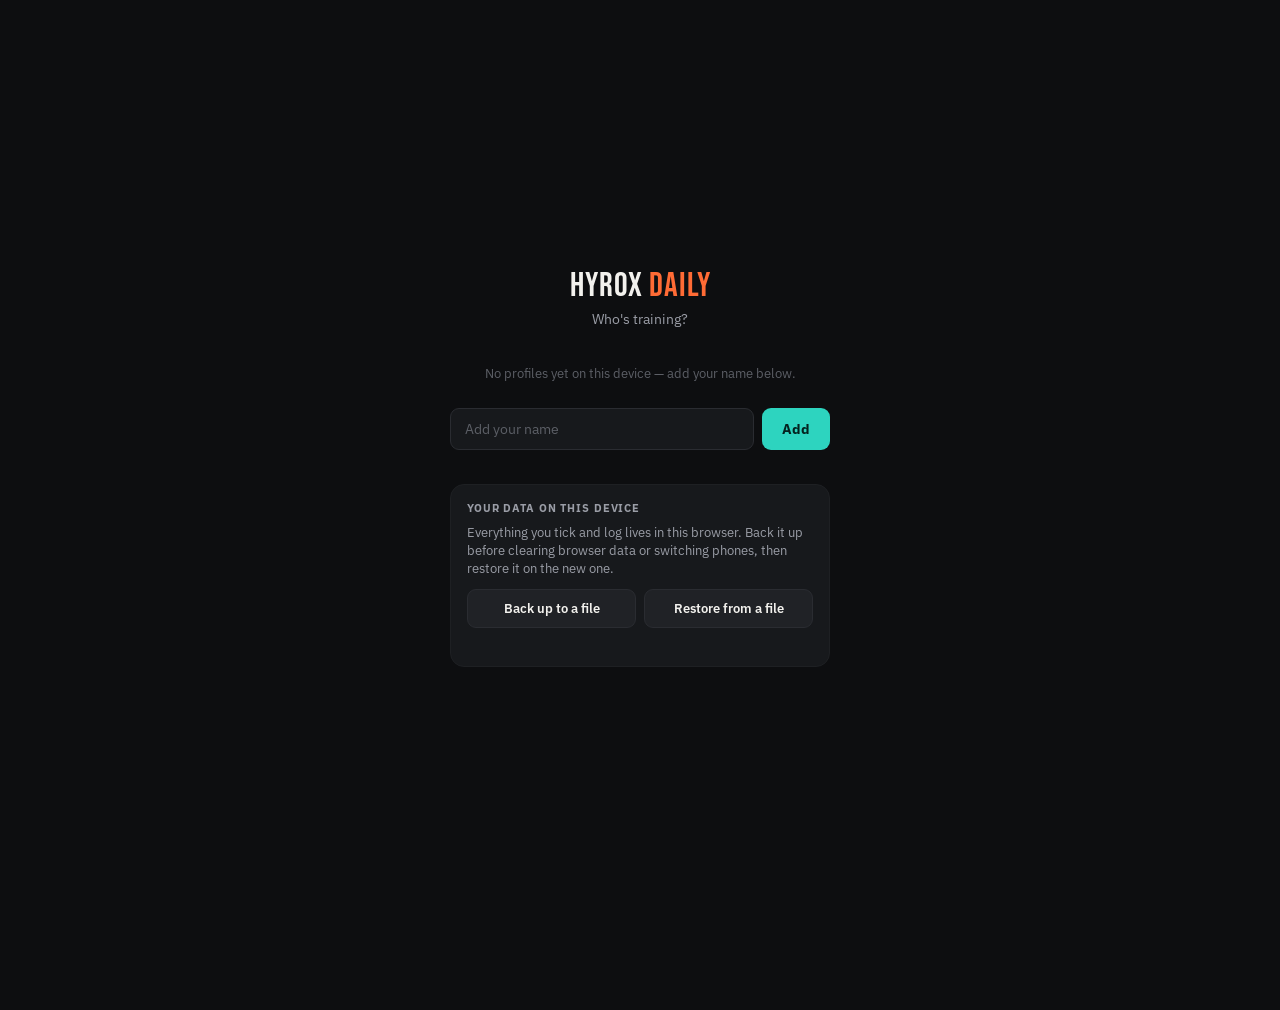
<file: index.html>
<!DOCTYPE html>
<html lang="en">
<head>
<meta charset="UTF-8">
<meta name="viewport" content="width=device-width, initial-scale=1.0, viewport-fit=cover">
<title>HYROX Daily</title>
<meta name="description" content="Daily HYROX training plan, race-week fuel and mobility routines.">
<meta name="theme-color" content="#0D0E10">
<meta name="mobile-web-app-capable" content="yes">
<meta name="apple-mobile-web-app-capable" content="yes">
<meta name="apple-mobile-web-app-status-bar-style" content="black-translucent">
<meta name="apple-mobile-web-app-title" content="HYROX Daily">
<link rel="manifest" href="manifest.webmanifest">
<link rel="icon" type="image/png" href="icons/favicon-64.png">
<link rel="apple-touch-icon" href="icons/apple-touch-icon.png">
<link rel="stylesheet" href="css/style.css">
</head>
<body>

<div id="app">

  <div id="profileScreen" class="profile-screen">
    <div class="profile-screen-inner">
      <div class="brand">HYROX <span>DAILY</span></div>
      <p class="profile-screen-sub">Who's training?</p>
      <div class="profile-list" id="profileList"></div>
      <div class="profile-add-row">
        <input type="text" id="newProfileName" placeholder="Add your name" maxlength="24" autocomplete="off">
        <button id="addProfileBtn">Add</button>
      </div>

      <div class="data-box">
        <div class="data-title">Your data on this device</div>
        <p class="data-sub">Everything you tick and log lives in this browser. Back it up before clearing browser data or switching phones, then restore it on the new one.</p>
        <div class="data-actions">
          <button id="backupBtn" class="data-btn">Back up to a file</button>
          <button id="restoreBtn" class="data-btn">Restore from a file</button>
          <input type="file" id="restoreInput" accept="application/json,.json" hidden>
        </div>
        <p class="data-status" id="dataStatus" role="status" aria-live="polite"></p>
      </div>
    </div>
  </div>

  <div id="mainApp" hidden>

  <header class="app-header">
    <div class="header-top">
      <div class="brand-row">
        <div class="brand">HYROX <span>DAILY</span></div>
        <div class="profile-chip" id="activeProfileName">—</div>
      </div>
      <div class="header-actions">
        <button id="switchProfileBtn" class="ghost-btn">Switch</button>
        <button id="todayBtn" class="today-btn">Today</button>
      </div>
    </div>
  </header>

  <div id="planView" class="view">

    <div class="install-banner" id="installBanner" hidden>
      <span>Install HYROX Daily on your phone - it opens like an app and works with no signal.</span>
      <button id="installBtn" class="install-btn">Install</button>
      <button id="installDismiss" class="install-x" aria-label="Dismiss">×</button>
    </div>

    <div class="phase-card">
      <div class="phase-row">
        <div class="phase-name" id="phaseName">—</div>
        <div class="phase-week" id="phaseWeek">—</div>
      </div>
      <div class="phase-bar"><div class="phase-bar-fill" id="phaseBarFill" style="width:0%"></div></div>
      <div class="phase-meta">
        <span id="raceCountdown">—</span>
        <span id="adherenceStat">—</span>
      </div>
    </div>

  <nav class="week-rail" id="weekRail" aria-label="This week"></nav>

  <main id="mainView">
    <div id="startBanner"></div>

    <div class="day-nav">
      <button class="day-nav-btn" id="prevDayBtn" aria-label="Previous day">‹</button>
      <div class="day-heading">
        <div class="dh-name" id="dhName">—</div>
        <div class="dh-date" id="dhDate">—</div>
      </div>
      <button class="day-nav-btn" id="nextDayBtn" aria-label="Next day">›</button>
    </div>

    <div class="swap-row">
      <button class="swap-toggle-btn" id="swapToggleBtn" hidden>⇄ Swap with another day this week</button>
      <div class="swap-locked-note" id="swapLockedNote" hidden>Swapping is locked during race week.</div>
    </div>
    <div class="swap-panel" id="swapPanel" hidden></div>

    <div class="holiday-row" id="holidayRow">
      <button class="holiday-toggle-btn" id="holidayToggleBtn">🏖 Mark as Holiday Mode</button>
    </div>
    <div class="holiday-panel" id="holidayPanel" hidden>
      <p class="holiday-panel-text">This day is excused — it won't break your streak or count against adherence.</p>
      <input type="text" id="holidayReasonInput" placeholder="Reason (optional) — e.g. travelling, no gym access" maxlength="80" autocomplete="off">
    </div>

    <div id="fuelToday"></div>

    <section class="session-card" id="sessionCard">
      <span class="session-tag" id="sessionTag">—</span>
      <span class="swapped-badge" id="swappedBadge" hidden>⇄ moved</span>
      <h1 class="session-title" id="sessionTitle">—</h1>
      <p class="session-subtitle" id="sessionSubtitle"></p>
      <div class="session-links" id="sessionLinks"></div>
      <div class="station-rail" id="stationRail"></div>
    </section>
  </main>

  <footer class="app-footer">
    <div class="streak-row">
      <div class="streak-card">
        <div class="streak-num" id="streakNum">0</div>
        <div class="streak-label">Day Streak</div>
      </div>
      <div class="streak-card">
        <div class="streak-num" id="doneCount">0</div>
        <div class="streak-label">Sessions Done</div>
      </div>
      <div class="streak-card">
        <div class="streak-num" id="pctNum">0%</div>
        <div class="streak-label">Block Adherence</div>
      </div>
    </div>
  </footer>

  </div>

  <div id="fuelView" class="view" hidden></div>
  <div id="mobilityView" class="view" hidden></div>

  <nav class="tabbar" aria-label="Sections">
    <button class="tab is-active" data-tab="plan" aria-current="page">
      <svg viewBox="0 0 24 24" aria-hidden="true"><rect x="3.5" y="5" width="17" height="15" rx="2.5"/><path d="M3.5 10h17M8 3v4M16 3v4"/></svg>
      <span>Plan</span>
    </button>
    <button class="tab" data-tab="fuel">
      <svg viewBox="0 0 24 24" aria-hidden="true"><path d="M12 3.5c3.2 4 5.5 7.1 5.5 10.2A5.5 5.5 0 0 1 6.5 13.7C6.5 10.6 8.8 7.5 12 3.5z"/></svg>
      <span>Fuel</span>
    </button>
    <button class="tab" data-tab="mobility">
      <svg viewBox="0 0 24 24" aria-hidden="true"><circle cx="13" cy="4.5" r="1.8"/><path d="M12.5 7.5l-2 6 4.5 2.5 1 5M10.5 13.5L6 20M11.8 9.5l5.2-1.5M11.5 9.8L6.5 8"/></svg>
      <span>Mobility</span>
    </button>
  </nav>

  </div>

  <div id="sheet" class="sheet" hidden>
    <div class="sheet-backdrop" data-sheet-close></div>
    <div class="sheet-panel" role="dialog" aria-modal="true" aria-labelledby="sheetTitle">
      <div class="sheet-grip" aria-hidden="true"></div>
      <div class="sheet-head">
        <div>
          <h2 class="sheet-title" id="sheetTitle">—</h2>
          <p class="sheet-meta" id="sheetMeta"></p>
        </div>
        <button class="sheet-close" id="sheetCloseBtn" data-sheet-close aria-label="Close">×</button>
      </div>
      <div class="sheet-body" id="sheetBody"></div>
    </div>
  </div>

</div>

<script src="js/pictograms.js"></script>
<script src="js/pictograms-mobility.js"></script>
<script src="js/program-data.js"></script>
<script src="js/routines-data.js"></script>
<script src="js/fuel-data.js"></script>
<script src="js/fuel.js"></script>
<script src="js/mobility.js"></script>
<script src="js/app.js"></script>
</body>
</html>
</file>
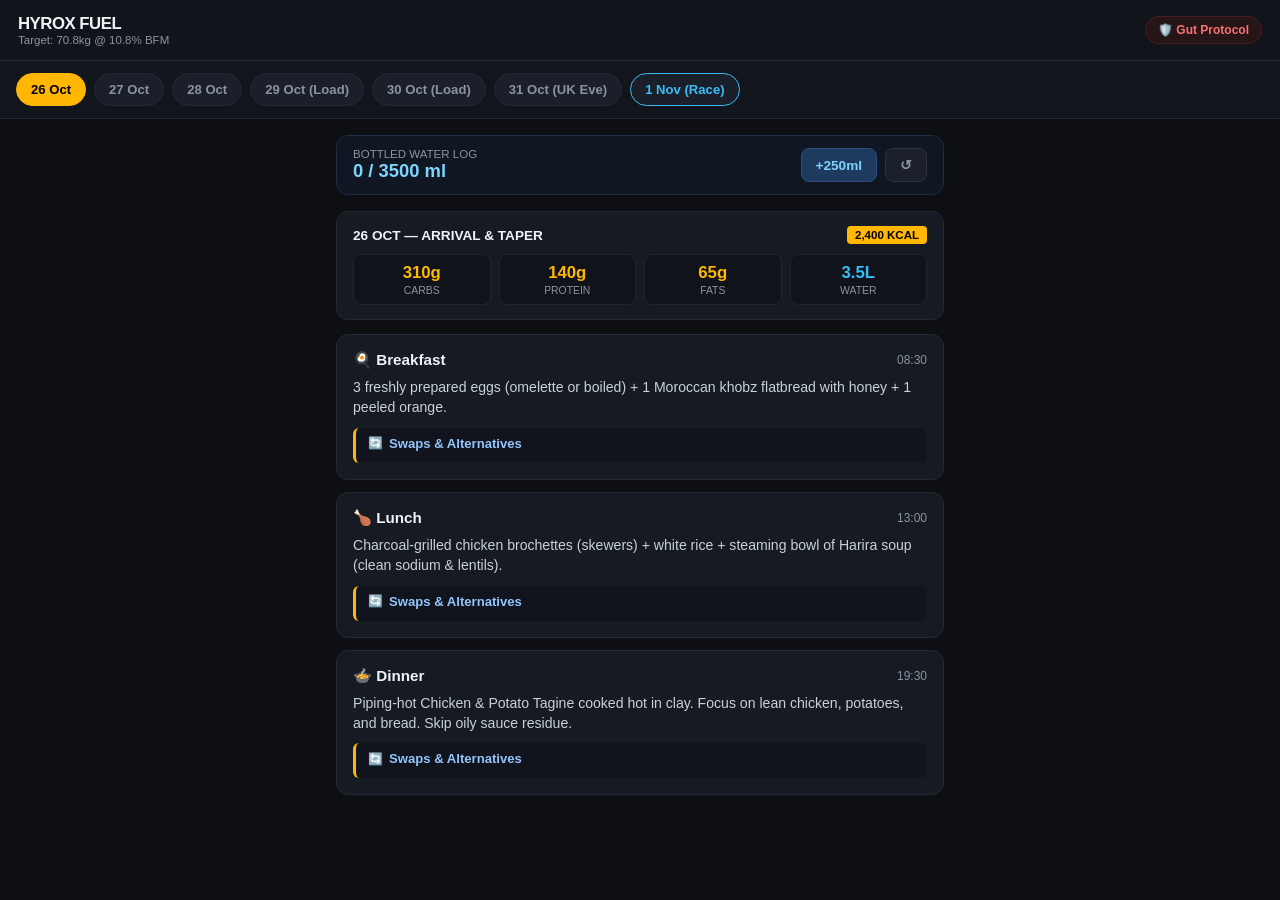
<file: fuel.html>
<!DOCTYPE html>
<html lang="en">
<head>
  <meta charset="UTF-8" />
  <meta name="viewport" content="width=device-width, initial-scale=1.0, maximum-scale=1.0, user-scalable=no" />
  <title>HYROX Fueling Dashboard | Marrakech to Birmingham</title>
  <style>
    :root {
      --bg: #0d0f12;
      --card-bg: #161a22;
      --card-border: #232936;
      --text-main: #f0f3f6;
      --text-muted: #8b949e;
      --accent: #ffb703;
      --green: #2ea043;
      --red: #f85149;
      --cyan: #38bdf8;
    }
    * { box-sizing: border-box; margin: 0; padding: 0; font-family: -apple-system, BlinkMacSystemFont, "Segoe UI", Roboto, sans-serif; }
    body { background-color: var(--bg); color: var(--text-main); padding-bottom: 60px; }
    header { background: #11141a; border-bottom: 1px solid var(--card-border); padding: 14px 18px; position: sticky; top: 0; z-index: 100; display: flex; justify-content: space-between; align-items: center; }
    .badge { font-size: 0.72rem; font-weight: 700; background: var(--accent); color: #000; padding: 3px 8px; border-radius: 4px; text-transform: uppercase; }
    
    /* Navigation Bar */
    .nav-tabs { display: flex; overflow-x: auto; gap: 8px; padding: 12px 16px; background: #12151c; border-bottom: 1px solid var(--card-border); scrollbar-width: none; }
    .nav-tabs::-webkit-scrollbar { display: none; }
    .tab-btn { flex: 0 0 auto; padding: 8px 14px; border-radius: 20px; background: #1a1f29; border: 1px solid var(--card-border); color: var(--text-muted); font-size: 0.82rem; font-weight: 600; cursor: pointer; transition: 0.2s; }
    .tab-btn.active { background: var(--accent); color: #000; border-color: var(--accent); }
    .tab-btn.race { border-color: var(--cyan); color: var(--cyan); }
    .tab-btn.race.active { background: var(--cyan); color: #000; }

    .container { padding: 16px; max-width: 640px; margin: 0 auto; }
    
    /* Macro Summary Card */
    .macro-card { background: var(--card-bg); border: 1px solid var(--card-border); border-radius: 12px; padding: 14px 16px; margin-bottom: 14px; }
    .macro-grid { display: grid; grid-template-columns: repeat(4, 1fr); gap: 8px; margin-top: 10px; text-align: center; }
    .macro-box { background: #101319; border: 1px solid #1f2532; border-radius: 8px; padding: 8px 4px; }
    .macro-val { font-size: 1.05rem; font-weight: 800; color: var(--accent); }
    .macro-label { font-size: 0.65rem; color: var(--text-muted); text-transform: uppercase; margin-top: 2px; }
    
    /* Hydration Bar */
    .tracker-card { background: #101622; border: 1px solid #1f2e47; border-radius: 12px; padding: 12px 16px; margin-bottom: 16px; display: flex; justify-content: space-between; align-items: center; }
    .btn-water { background: #1e3a5f; color: #7dd3fc; border: 1px solid #2b4c7e; padding: 8px 14px; border-radius: 8px; font-weight: 700; font-size: 0.85rem; cursor: pointer; }
    .btn-water:active { transform: scale(0.96); }

    /* Meal Card */
    .meal-card { background: var(--card-bg); border: 1px solid var(--card-border); border-radius: 12px; padding: 16px; margin-bottom: 12px; }
    .meal-head { display: flex; justify-content: space-between; align-items: center; margin-bottom: 8px; }
    .meal-title { font-size: 0.95rem; font-weight: 700; display: flex; align-items: center; gap: 8px; }
    .meal-time { font-size: 0.75rem; color: var(--text-muted); }
    .meal-desc { font-size: 0.88rem; color: #c9d1d9; line-height: 1.45; margin-bottom: 10px; }
    
    /* Native Details Swaps */
    details { background: #11141c; border-radius: 6px; border-left: 3px solid var(--accent); padding: 8px 12px; font-size: 0.82rem; color: #cbd5e1; }
    summary { font-weight: 700; color: #93c5fd; cursor: pointer; outline: none; margin-bottom: 4px; list-style: none; display: flex; align-items: center; gap: 6px; }
    summary::-webkit-details-marker { display: none; }
    summary::before { content: "🔄"; font-size: 0.75rem; }

    /* Gut Shield */
    .shield-btn { background: #261517; border: 1px solid #4a1d24; color: #f87171; padding: 6px 12px; border-radius: 20px; font-size: 0.75rem; font-weight: 700; cursor: pointer; }
    .modal { display: none; position: fixed; top: 0; left: 0; right: 0; bottom: 0; background: rgba(0,0,0,0.85); z-index: 200; padding: 20px; align-items: center; justify-content: center; }
    .modal.active { display: flex; }
    .modal-box { background: var(--card-bg); border: 1px solid #3d2226; border-radius: 12px; padding: 20px; max-width: 440px; }

    /* Day visibility controller */
    .day-pane { display: none; }
    .day-pane.active { display: block; }
  </style>
</head>
<body>

  <header>
    <div>
      <div style="font-weight: 800; font-size: 1.05rem; letter-spacing: -0.5px;">HYROX FUEL</div>
      <div style="font-size: 0.72rem; color: var(--text-muted);">Target: 70.8kg @ 10.8% BFM</div>
    </div>
    <button class="shield-btn" onclick="toggleModal(true)">🛡️ Gut Protocol</button>
  </header>

  <!-- 7 TABS -->
  <div class="nav-tabs">
    <button class="tab-btn active" onclick="switchDay('d26', this)">26 Oct</button>
    <button class="tab-btn" onclick="switchDay('d27', this)">27 Oct</button>
    <button class="tab-btn" onclick="switchDay('d28', this)">28 Oct</button>
    <button class="tab-btn" onclick="switchDay('d29', this)">29 Oct (Load)</button>
    <button class="tab-btn" onclick="switchDay('d30', this)">30 Oct (Load)</button>
    <button class="tab-btn" onclick="switchDay('d31', this)">31 Oct (UK Eve)</button>
    <button class="tab-btn race" onclick="switchDay('d01', this)">1 Nov (Race)</button>
  </div>

  <div class="container">

    <!-- HYDRATION TRACKER (Global) -->
    <div class="tracker-card">
      <div>
        <div style="font-size: 0.72rem; color: var(--text-muted); text-transform: uppercase;">Bottled Water Log</div>
        <div style="font-size: 1.15rem; font-weight: 800; color: #7dd3fc;"><span id="loggedWater">0</span> / 3500 ml</div>
      </div>
      <div style="display: flex; gap: 8px;">
        <button class="btn-water" onclick="addWater(250)">+250ml</button>
        <button class="btn-water" style="background:#1b202a; color:#8b949e; border-color:#2a3243;" onclick="resetWater()">↺</button>
      </div>
    </div>

    <!-- ==================== DAY 1: 26 OCT ==================== -->
    <div id="d26" class="day-pane active">
      <div class="macro-card">
        <div style="display:flex; justify-content:space-between; align-items:center;">
          <span style="font-size:0.85rem; font-weight:700;">26 OCT — ARRIVAL & TAPER</span>
          <span class="badge">2,400 KCAL</span>
        </div>
        <div class="macro-grid">
          <div class="macro-box"><div class="macro-val">310g</div><div class="macro-label">Carbs</div></div>
          <div class="macro-box"><div class="macro-val">140g</div><div class="macro-label">Protein</div></div>
          <div class="macro-box"><div class="macro-val">65g</div><div class="macro-label">Fats</div></div>
          <div class="macro-box"><div class="macro-val" style="color:var(--cyan);">3.5L</div><div class="macro-label">Water</div></div>
        </div>
      </div>

      <div class="meal-card">
        <div class="meal-head"><div class="meal-title">🍳 Breakfast</div><div class="meal-time">08:30</div></div>
        <div class="meal-desc">3 freshly prepared eggs (omelette or boiled) + 1 Moroccan khobz flatbread with honey + 1 peeled orange.</div>
        <details><summary>Swaps & Alternatives</summary>No fresh eggs? 200g Greek yogurt/labneh with honey and bread, or 1 scoop travel whey isolate in bottled water.</details>
      </div>

      <div class="meal-card">
        <div class="meal-head"><div class="meal-title">🍗 Lunch</div><div class="meal-time">13:00</div></div>
        <div class="meal-desc">Charcoal-grilled chicken brochettes (skewers) + white rice + steaming bowl of Harira soup (clean sodium & lentils).</div>
        <details><summary>Swaps & Alternatives</summary>No rice? Double portion of hot Harira soup with khobz flatbread for dipping.</details>
      </div>

      <div class="meal-card">
        <div class="meal-head"><div class="meal-title">🍲 Dinner</div><div class="meal-time">19:30</div></div>
        <div class="meal-desc">Piping-hot Chicken & Potato Tagine cooked hot in clay. Focus on lean chicken, potatoes, and bread. Skip oily sauce residue.</div>
        <details><summary>Swaps & Alternatives</summary>Dining in Gueliz/Modern area? Grilled chicken breast with plain pasta pomodoro or baked potato.</details>
      </div>
    </div>

    <!-- ==================== DAY 2: 27 OCT ==================== -->
    <div id="d27" class="day-pane">
      <div class="macro-card">
        <div style="display:flex; justify-content:space-between; align-items:center;">
          <span style="font-size:0.85rem; font-weight:700;">27 OCT — TAPER CALIBRATION</span>
          <span class="badge">2,350 KCAL</span>
        </div>
        <div class="macro-grid">
          <div class="macro-box"><div class="macro-val">300g</div><div class="macro-label">Carbs</div></div>
          <div class="macro-box"><div class="macro-val">140g</div><div class="macro-label">Protein</div></div>
          <div class="macro-box"><div class="macro-val">60g</div><div class="macro-label">Fats</div></div>
          <div class="macro-box"><div class="macro-val" style="color:var(--cyan);">3.5L</div><div class="macro-label">Water</div></div>
        </div>
      </div>

      <div class="meal-card">
        <div class="meal-head"><div class="meal-title">🍳 Breakfast</div><div class="meal-time">08:30</div></div>
        <div class="meal-desc">3 scrambled eggs + 2 slices toasted khobz with fruit jam + 1 peeled banana.</div>
        <details><summary>Swaps & Alternatives</summary>Buffet eggs looking cold? Ask for hard-boiled eggs hot from the shell, or oatmeal made with boiling bottled water.</details>
      </div>

      <div class="meal-card">
        <div class="meal-head"><div class="meal-title">🥩 Lunch</div><div class="meal-time">13:00</div></div>
        <div class="meal-desc">Grilled lean beef skewers + roasted white/sweet potatoes + thoroughly cooked carrots.</div>
        <details><summary>Swaps & Alternatives</summary>Canned tuna in spring water (carried/bought) with 1 white baguette and a peeled banana.</details>
      </div>

      <div class="meal-card">
        <div class="meal-head"><div class="meal-title">🍲 Dinner</div><div class="meal-time">19:30</div></div>
        <div class="meal-desc">Lemon & chicken tagine. Eat the lean chicken meat, carrots, and potatoes with dry bread.</div>
        <details><summary>Swaps & Alternatives</summary>Rotisserie roast chicken (skin removed) with double side of plain white rice.</details>
      </div>
    </div>

    <!-- ==================== DAY 3: 28 OCT ==================== -->
    <div id="d28" class="day-pane">
      <div class="macro-card">
        <div style="display:flex; justify-content:space-between; align-items:center;">
          <span style="font-size:0.85rem; font-weight:700;">28 OCT — PRE-LOAD TRANSITION</span>
          <span class="badge">2,450 KCAL</span>
        </div>
        <div class="macro-grid">
          <div class="macro-box"><div class="macro-val">340g</div><div class="macro-label">Carbs</div></div>
          <div class="macro-box"><div class="macro-val">135g</div><div class="macro-label">Protein</div></div>
          <div class="macro-box"><div class="macro-val">55g</div><div class="macro-label">Fats</div></div>
          <div class="macro-box"><div class="macro-val" style="color:var(--cyan);">3.5L</div><div class="macro-label">Water</div></div>
        </div>
      </div>

      <div class="meal-card">
        <div class="meal-head"><div class="meal-title">🍳 Breakfast</div><div class="meal-time">08:30</div></div>
        <div class="meal-desc">3 eggs omelette + 2 khobz flatbreads drizzled with strawberry jam or honey + black coffee.</div>
        <details><summary>Swaps & Alternatives</summary>2 msemen pancakes with honey + 1 travel whey protein shake in bottled water.</details>
      </div>

      <div class="meal-card">
        <div class="meal-head"><div class="meal-title">🍗 Lunch</div><div class="meal-time">13:00</div></div>
        <div class="meal-desc">Steamed chicken skewers with white rice + 4 Medjool dates eaten immediately after.</div>
        <details><summary>Swaps & Alternatives</summary>No dates? 300ml sealed commercial apple juice or 2 ripe bananas.</details>
      </div>

      <div class="meal-card">
        <div class="meal-head"><div class="meal-title">🍲 Dinner</div><div class="meal-time">19:30</div></div>
        <div class="meal-desc">Hot Harira soup + Chicken tagine with double potatoes. Limit olive oil gravy.</div>
        <details><summary>Swaps & Alternatives</summary>Plain jacket potato (no butter) with grilled chicken breast and salt.</details>
      </div>
    </div>

    <!-- ==================== DAY 4: 29 OCT ==================== -->
    <div id="d29" class="day-pane">
      <div class="macro-card">
        <div style="display:flex; justify-content:space-between; align-items:center;">
          <span style="font-size:0.85rem; font-weight:700;">29 OCT — CARB LOAD DAY 1 (SURGE)</span>
          <span class="badge" style="background:var(--cyan); color:#000;">2,650 KCAL</span>
        </div>
        <div class="macro-grid">
          <div class="macro-box"><div class="macro-val" style="color:var(--cyan);">520g</div><div class="macro-label">Carbs</div></div>
          <div class="macro-box"><div class="macro-val">125g</div><div class="macro-label">Protein</div></div>
          <div class="macro-box"><div class="macro-val" style="color:#ef4444;">40g</div><div class="macro-label">Fats (Low)</div></div>
          <div class="macro-box"><div class="macro-val">3.5L</div><div class="macro-label">Water</div></div>
        </div>
      </div>

      <div class="meal-card">
        <div class="meal-head"><div class="meal-title">🥞 Breakfast</div><div class="meal-time">08:00</div></div>
        <div class="meal-desc">2 poached/boiled eggs + 2 pieces khobz or msemen drizzled heavily with honey + 2 peeled bananas.</div>
        <details><summary>Swaps & Alternatives</summary>80g oats soaked in boiling bottled water with 3 tbsp honey and sliced banana.</details>
      </div>

      <div class="meal-card">
        <div class="meal-head"><div class="meal-title">🍯 Mid-Morning Fuel</div><div class="meal-time">11:30</div></div>
        <div class="meal-desc">4 large Medjool dates (~75g rapid carbs) + 300ml sealed apple juice.</div>
        <details><summary>Swaps & Alternatives</summary>4 plain rice cakes with seedless jam.</details>
      </div>

      <div class="meal-card">
        <div class="meal-head"><div class="meal-title">🍚 Lunch</div><div class="meal-time">13:30</div></div>
        <div class="meal-desc">Steamed fine couscous with lean chicken breast and cooked carrots. (Couscous is pure low-fiber glycogen fuel).</div>
        <details><summary>Swaps & Alternatives</summary>Bistro option: 180g white pasta with plain tomato marinara sauce + grilled chicken.</details>
      </div>

      <div class="meal-card">
        <div class="meal-head"><div class="meal-title">🍌 Afternoon Snack</div><div class="meal-time">17:00</div></div>
        <div class="meal-desc">2 slices white bread or khobz with fruit jam + 1 banana.</div>
        <details><summary>Swaps & Alternatives</summary>50g Haribo / gummy sweets (zero fat, 45g pure fast glycogen).</details>
      </div>

      <div class="meal-card">
        <div class="meal-head"><div class="meal-title">🍗 Dinner</div><div class="meal-time">19:30</div></div>
        <div class="meal-desc">Double white rice portion (300g cooked) + 140g lean chicken brochettes with salt.</div>
        <details><summary>Swaps & Alternatives</summary>Boiled white potatoes (skinned, 400g) with 1 can drained tuna in water.</details>
      </div>
    </div>

    <!-- ==================== DAY 5: 30 OCT ==================== -->
    <div id="d30" class="day-pane">
      <div class="macro-card">
        <div style="display:flex; justify-content:space-between; align-items:center;">
          <span style="font-size:0.85rem; font-weight:700;">30 OCT — CARB LOAD DAY 2 (FLIGHT HOME)</span>
          <span class="badge" style="background:var(--cyan); color:#000;">2,700 KCAL</span>
        </div>
        <div class="macro-grid">
          <div class="macro-box"><div class="macro-val" style="color:var(--cyan);">540g</div><div class="macro-label">Carbs</div></div>
          <div class="macro-box"><div class="macro-val">120g</div><div class="macro-label">Protein</div></div>
          <div class="macro-box"><div class="macro-val" style="color:#ef4444;">38g</div><div class="macro-label">Fats (Low)</div></div>
          <div class="macro-box"><div class="macro-val">3.5L</div><div class="macro-label">Water</div></div>
        </div>
      </div>

      <div class="meal-card">
        <div class="meal-head"><div class="meal-title">🥞 Breakfast (Marrakech)</div><div class="meal-time">08:00</div></div>
        <div class="meal-desc">3 pieces khobz/white bread with honey and jam + 2 boiled eggs + 1 ripe banana.</div>
        <details><summary>Swaps & Alternatives</summary>Pancakes with syrup + 20g whey protein in water.</details>
      </div>

      <div class="meal-card">
        <div class="meal-head"><div class="meal-title">✈️ Airport / In-Flight Fuel</div><div class="meal-time">12:30 – 16:30</div></div>
        <div class="meal-desc">Eat 6 Medjool dates throughout travel + 1 white baguette roll + sealed commercial electrolyte sports drink.</div>
        <details><summary>Swaps & Alternatives</summary>Carry-on rice cakes with jam + 2 bananas bought airside.</details>
      </div>

      <div class="meal-card">
        <div class="meal-head"><div class="meal-title">🍝 Dinner (Back in UK)</div><div class="meal-time">19:30</div></div>
        <div class="meal-desc">250g plain white pasta or basmati rice + 130g chicken breast with tomato passata sauce. Add salt for sodium loading.</div>
        <details><summary>Swaps & Alternatives</summary>4 slices white sourdough bread toasted with jam + 1 can drained tuna.</details>
      </div>
    </div>

    <!-- ==================== DAY 6: 31 OCT ==================== -->
    <div id="d31" class="day-pane">
      <div class="macro-card">
        <div style="display:flex; justify-content:space-between; align-items:center;">
          <span style="font-size:0.85rem; font-weight:700;">31 OCT — FINAL 24H SATURATION (UK EVE)</span>
          <span class="badge" style="background:var(--accent); color:#000;">2,600 KCAL</span>
        </div>
        <div class="macro-grid">
          <div class="macro-box"><div class="macro-val" style="color:var(--accent);">500g</div><div class="macro-label">Carbs</div></div>
          <div class="macro-box"><div class="macro-val">120g</div><div class="macro-label">Protein</div></div>
          <div class="macro-box"><div class="macro-val" style="color:#ef4444;">35g</div><div class="macro-label">Fats (Low)</div></div>
          <div class="macro-box"><div class="macro-val">3.0L</div><div class="macro-label">Water</div></div>
        </div>
      </div>

      <div class="meal-card">
        <div class="meal-head"><div class="meal-title">🥣 Breakfast</div><div class="meal-time">08:30</div></div>
        <div class="meal-desc">80g rolled oats cooked in water + 2 tbsp honey + 1 sliced banana + 1 scoop whey isolate.</div>
        <details><summary>Swaps & Alternatives</summary>2 white plain bagels toasted with seedless jam + 2 boiled eggs.</details>
      </div>

      <div class="meal-card">
        <div class="meal-head"><div class="meal-title">🥯 Mid-Morning</div><div class="meal-time">11:30</div></div>
        <div class="meal-desc">1 large white bagel with honey or jam + 250ml pure apple juice.</div>
        <details><summary>Swaps & Alternatives</summary>4 large Medjool dates + 1 banana.</details>
      </div>

      <div class="meal-card">
        <div class="meal-head"><div class="meal-title">🍚 Lunch</div><div class="meal-time">13:30</div></div>
        <div class="meal-desc">250g cooked jasmine/basmati rice + 140g lean chicken breast + splash of soy sauce (sodium preload).</div>
        <details><summary>Swaps & Alternatives</summary>Large baked jacket potato (skin discarded) + 1 can drained tuna in spring water + salt.</details>
      </div>

      <div class="meal-card">
        <div class="meal-head"><div class="meal-title">⚡ Afternoon Fuel</div><div class="meal-time">16:30</div></div>
        <div class="meal-desc">4 rice cakes with seedless jam + 500ml water mixed with 1 high-sodium electrolyte tablet.</div>
        <details><summary>Swaps & Alternatives</summary>2 slices white toast with honey.</details>
      </div>

      <div class="meal-card">
        <div class="meal-head"><div class="meal-title">🍝 Pre-Race Dinner (Finish by 7 PM)</div><div class="meal-time">18:30</div></div>
        <div class="meal-desc">250g plain white penne pasta with tomato passata + 120g grilled chicken. Zero heavy spices, zero cruciferous veg. Cut fluids by 8 PM for deep sleep.</div>
        <details><summary>Swaps & Alternatives</summary>300g white rice with grilled white fish (cod/haddock).</details>
      </div>
    </div>

    <!-- ==================== DAY 7: 1 NOV ==================== -->
    <div id="d01" class="day-pane">
      <div class="macro-card">
        <div style="display:flex; justify-content:space-between; align-items:center;">
          <span style="font-size:0.85rem; font-weight:700; color:var(--cyan);">1 NOV — RACE DAY | BIRMINGHAM</span>
          <span class="badge" style="background:var(--cyan); color:#000;">RACE PROTOCOL</span>
        </div>
        <div class="macro-grid">
          <div class="macro-box"><div class="macro-val" style="color:var(--cyan);">360g</div><div class="macro-label">Carbs</div></div>
          <div class="macro-box"><div class="macro-val">100g</div><div class="macro-label">Protein</div></div>
          <div class="macro-box"><div class="macro-val">25g</div><div class="macro-label">Fats</div></div>
          <div class="macro-box"><div class="macro-val">Sips</div><div class="macro-label">Hydration</div></div>
        </div>
      </div>

      <div class="meal-card">
        <div class="meal-head"><div class="meal-title">🥯 Pre-Race Meal (3.5h Before Start)</div><div class="meal-time">T - 3.5 Hours</div></div>
        <div class="meal-desc">75g plain white bagel with 2 tbsp seedless jam + 1 ripe banana + black coffee + 400ml water with 1 electrolyte tab. Zero fat, zero dairy.</div>
        <details><summary>Swaps & Alternatives</summary>60g instant oats cooked in water with 2 tbsp honey + 1 sliced banana.</details>
      </div>

      <div class="meal-card">
        <div class="meal-head"><div class="meal-title">⚡ Final Primer (60m Before Start)</div><div class="meal-time">T - 60 Mins</div></div>
        <div class="meal-desc">1 carbohydrate energy gel (25–30g carbs) or 2 Medjool dates + 150ml water sip. Stop drinking large volumes to prevent bladder fullness.</div>
        <details><summary>Swaps & Alternatives</summary>4 jelly babies / gummy sweets chewed thoroughly.</details>
      </div>

      <div class="meal-card">
        <div class="meal-head"><div class="meal-title">🏁 Post-Race Recovery</div><div class="meal-time">Within 45m</div></div>
        <div class="meal-desc">500ml chocolate milk or 1 scoop whey isolate + 1 large banana + bag of salted pretzels (sodium replenishment).</div>
        <details><summary>Swaps & Alternatives</summary>4:1 carb-to-protein commercial recovery shake.</details>
      </div>
    </div>

  </div>

  <!-- GUT SHIELD MODAL -->
  <div class="modal" id="gutModal" onclick="toggleModal(false)">
    <div class="modal-box" onclick="event.stopPropagation()">
      <h3 style="color: var(--red); margin-bottom: 8px;">🛡️ Marrakech Gut Shield</h3>
      <p style="font-size: 0.82rem; color: #cbd5e1; margin-bottom: 12px;">Zero GI issues 48h out is worth more than +100g carbs.</p>
      <ul style="font-size: 0.82rem; color: #e2e8f0; line-height: 1.6; padding-left: 18px;">
        <li><strong>No raw salads:</strong> Salade marocaine is rinsed in tap water. Cooked root vegetables only.</li>
        <li><strong>Piping hot:</strong> Brochettes and tagines must come straight off charcoal/flame.</li>
        <li><strong>Bottled water only:</strong> Inspect factory seal. Use for brushing teeth. Decline drink ice.</li>
        <li><strong>Electrolytes:</strong> Add hydration tablets to 1L bottled water daily in the heat.</li>
      </ul>
      <button style="margin-top: 16px; width: 100%; padding: 8px; background: #261517; color:#f87171; border:1px solid #4a1d24; border-radius:6px; font-weight:700;" onclick="toggleModal(false)">Got It</button>
    </div>
  </div>

  <!-- ULTRA-RELIABLE 10-LINE SCRIPT -->
  <script>
    function switchDay(dayId, btn) {
      document.querySelectorAll('.day-pane').forEach(function(pane) {
        pane.classList.remove('active');
      });
      document.querySelectorAll('.tab-btn').forEach(function(b) {
        b.classList.remove('active');
      });
      var target = document.getElementById(dayId);
      if (target) target.classList.add('active');
      if (btn) btn.classList.add('active');
    }

    var totalWater = 0;
    function addWater(ml) {
      totalWater += ml;
      document.getElementById('loggedWater').innerText = totalWater;
    }
    function resetWater() {
      totalWater = 0;
      document.getElementById('loggedWater').innerText = totalWater;
    }

    function toggleModal(show) {
      var modal = document.getElementById('gutModal');
      if (modal) modal.classList.toggle('active', show);
    }
  </script>
</body>
</html>
</file>
<file: css/style.css>
/* Fonts are self-hosted (fonts/, SIL OFL 1.1) so the app works offline. */
@font-face{ font-family:'Bebas Neue'; font-weight:400; font-style:normal; font-display:swap; src:url(../fonts/bebas-neue-latin-400-normal.woff2) format('woff2'); }
@font-face{ font-family:'IBM Plex Sans'; font-weight:400; font-style:normal; font-display:swap; src:url(../fonts/ibm-plex-sans-latin-400-normal.woff2) format('woff2'); }
@font-face{ font-family:'IBM Plex Sans'; font-weight:500; font-style:normal; font-display:swap; src:url(../fonts/ibm-plex-sans-latin-500-normal.woff2) format('woff2'); }
@font-face{ font-family:'IBM Plex Sans'; font-weight:600; font-style:normal; font-display:swap; src:url(../fonts/ibm-plex-sans-latin-600-normal.woff2) format('woff2'); }
@font-face{ font-family:'IBM Plex Sans'; font-weight:700; font-style:normal; font-display:swap; src:url(../fonts/ibm-plex-sans-latin-700-normal.woff2) format('woff2'); }
@font-face{ font-family:'IBM Plex Mono'; font-weight:500; font-style:normal; font-display:swap; src:url(../fonts/ibm-plex-mono-latin-500-normal.woff2) format('woff2'); }
@font-face{ font-family:'IBM Plex Mono'; font-weight:600; font-style:normal; font-display:swap; src:url(../fonts/ibm-plex-mono-latin-600-normal.woff2) format('woff2'); }

/* ===================================================================
   HYROX DAILY — design tokens
   Dark, data-dense "split board" aesthetic: motivated by early-morning /
   gym use and by the athlete's own race-timing dashboards, not a default.
   Two semantic accents (run / gym) + a reserved race-red used only twice
   in the whole 126-day program, on the two race days.
   =================================================================== */
:root{
  --bg:        #0D0E10;
  --surface:   #17191C;
  --surface-2: #202226;
  --border:    #2A2C31;
  --border-soft:#1E2023;

  --text:      #F2F1ED;
  --text-dim:  #9A9DA6;
  --text-faint:#5C5F66;

  --run:    #FF6B35;
  --run-dim:#7A3D24;
  --gym:    #2DD4BF;
  --gym-dim:#1D5A54;
  --rest:   #6B6F76;
  --race:   #E5484D;
  --race-glow: rgba(229,72,77,.35);

  --font-display: 'Bebas Neue', 'Archivo Black', sans-serif;
  --font-body: 'IBM Plex Sans', -apple-system, sans-serif;
  --font-mono: 'IBM Plex Mono', 'SFMono-Regular', monospace;

  --radius: 14px;
  --radius-sm: 9px;
  --container: 640px;
}

*{ box-sizing:border-box; margin:0; padding:0; }
html{ -webkit-tap-highlight-color: transparent; }

body{
  background: var(--bg);
  color: var(--text);
  font-family: var(--font-body);
  line-height:1.45;
  min-height:100vh;
  padding-bottom: 48px;
}

button{ font-family:inherit; cursor:pointer; }
a{ color:inherit; }

::selection{ background: var(--gym-dim); color:var(--text); }

@media (prefers-reduced-motion: reduce){
  *{ animation-duration:0.001ms !important; animation-iteration-count:1 !important; transition:none !important; }
}

/* ---------- shell ---------- */
#app{ max-width: var(--container); margin:0 auto; padding: 18px 16px 0; }

/* ---------- header ---------- */
.app-header{ padding-bottom:14px; }
.header-top{ display:flex; align-items:center; justify-content:space-between; margin-bottom:16px; }
.brand{ font-family:var(--font-display); font-size:28px; letter-spacing:1px; color:var(--text); line-height:1; }
.brand span{ color:var(--run); }
.today-btn{
  background:var(--surface-2); border:1px solid var(--border); color:var(--text-dim);
  font-size:12px; font-weight:600; letter-spacing:.06em; text-transform:uppercase;
  padding:8px 14px; border-radius: 999px; transition:.15s;
}
.today-btn:hover{ color:var(--text); border-color:var(--gym); }
.today-btn:focus-visible, button:focus-visible, input:focus-visible, a:focus-visible{
  outline:2px solid var(--gym); outline-offset:2px;
}

.phase-card{
  background:var(--surface); border:1px solid var(--border-soft); border-radius:var(--radius);
  padding:14px 16px;
}
.phase-row{ display:flex; align-items:baseline; justify-content:space-between; gap:8px; margin-bottom:9px; }
.phase-name{ font-size:13px; font-weight:600; color:var(--text); }
.phase-week{ font-family:var(--font-mono); font-size:12px; color:var(--text-dim); white-space:nowrap; }
.phase-bar{ height:5px; border-radius:4px; background:var(--surface-2); overflow:hidden; margin-bottom:9px; }
.phase-bar-fill{ height:100%; background:linear-gradient(90deg, var(--gym), var(--run)); border-radius:4px; transition:width .3s; }
.phase-meta{ display:flex; justify-content:space-between; font-size:12px; color:var(--text-dim); }
.phase-meta b{ color:var(--text); font-family:var(--font-mono); font-weight:500; }

/* ---------- week rail ---------- */
.week-rail{ display:flex; gap:6px; margin:16px 0; }
.week-dot{
  flex:1; display:flex; flex-direction:column; align-items:center; gap:6px;
  background:none; border:none; padding:8px 2px; border-radius:var(--radius-sm);
  color:var(--text-dim); transition:.15s;
}
.week-dot:hover{ background:var(--surface); }
.week-dot .wd-letter{ font-size:11px; font-weight:600; letter-spacing:.04em; text-transform:uppercase; }
.week-dot .wd-ring{
  width:30px; height:30px; border-radius:50%; border:2px solid var(--border);
  display:flex; align-items:center; justify-content:center; position:relative;
  font-family:var(--font-mono); font-size:11px; color:var(--text-faint);
}
.week-dot.type-gym .wd-ring{ border-color: var(--gym-dim); }
.week-dot.type-run .wd-ring{ border-color: var(--run-dim); }
.week-dot.type-race .wd-ring{ border-color: var(--race); }
.week-dot.done.type-gym .wd-ring{ background:var(--gym); border-color:var(--gym); color:#04231F; }
.week-dot.done.type-run .wd-ring{ background:var(--run); border-color:var(--run); color:#2B0F04; }
.week-dot.done.type-race .wd-ring{ background:var(--race); border-color:var(--race); color:#fff; }
.week-dot.partial .wd-ring{ background:conic-gradient(var(--gym) var(--pct,50%), transparent 0); }
.week-dot.is-today .wd-ring{ box-shadow:0 0 0 2px var(--bg), 0 0 0 4px var(--text); }
.week-dot.is-viewing{ background:var(--surface); }

/* ---------- day nav ---------- */
.day-nav{ display:flex; align-items:center; justify-content:space-between; margin-bottom:12px; }
.day-nav-btn{
  width:38px; height:38px; border-radius:50%; background:var(--surface); border:1px solid var(--border);
  color:var(--text); font-size:18px; display:flex; align-items:center; justify-content:center;
}
.day-nav-btn:disabled{ opacity:.3; cursor:default; }
.day-heading{ text-align:center; }
.day-heading .dh-name{ font-family:var(--font-display); font-size:34px; letter-spacing:.5px; line-height:1; }
.day-heading .dh-date{ font-size:12px; color:var(--text-dim); font-family:var(--font-mono); margin-top:2px; }

/* ---------- session card ---------- */
.session-card{
  background:var(--surface); border:1px solid var(--border-soft); border-radius:var(--radius);
  padding:20px 18px 8px; margin-bottom:18px;
}
.session-card.type-race{ border-color:var(--race); box-shadow:0 0 0 1px var(--race), 0 8px 30px var(--race-glow); }

.session-tag{
  display:inline-flex; align-items:center; gap:6px; font-size:11px; font-weight:700; letter-spacing:.08em;
  text-transform:uppercase; padding:4px 10px; border-radius:999px; margin-bottom:10px;
}
.session-tag.type-gym{ background:var(--gym-dim); color:var(--gym); }
.session-tag.type-run{ background:var(--run-dim); color:var(--run); }
.session-tag.type-rest{ background:var(--surface-2); color:var(--text-dim); }
.session-tag.type-race{ background:var(--race); color:#fff; }

.swapped-badge{
  display:inline-flex; margin-left:8px; font-size:10.5px; font-weight:700; letter-spacing:.04em;
  text-transform:uppercase; color:var(--text-dim); background:var(--surface-2); padding:4px 9px;
  border-radius:999px; vertical-align:middle;
}

.swap-row{ text-align:center; margin-bottom:10px; }
.swap-toggle-btn{ background:none; border:none; color:var(--text-dim); font-size:12.5px; text-decoration:underline; text-underline-offset:3px; padding:4px 8px; }
.swap-toggle-btn:hover{ color:var(--text); }
.swap-locked-note{ font-size:12px; color:var(--text-faint); font-style:italic; }

.swap-panel{ background:var(--surface); border:1px solid var(--border-soft); border-radius:var(--radius-sm); margin-bottom:14px; overflow:hidden; }
.swap-option{
  width:100%; display:flex; align-items:center; gap:10px; padding:11px 14px; background:none;
  border:none; border-bottom:1px solid var(--border-soft); color:var(--text); text-align:left;
}
.swap-option:last-child{ border-bottom:none; }
.swap-option:hover{ background:var(--surface-2); }
.swap-option-day{ flex:none; width:88px; font-size:12.5px; font-weight:600; line-height:1.3; }
.swap-option-date{ display:block; font-size:10.5px; color:var(--text-dim); font-weight:400; font-family:var(--font-mono); }
.swap-option-tag{ flex:none; font-size:10px; font-weight:700; text-transform:uppercase; letter-spacing:.04em; padding:3px 7px; border-radius:999px; }
.swap-option-tag.type-gym{ background:var(--gym-dim); color:var(--gym); }
.swap-option-tag.type-run{ background:var(--run-dim); color:var(--run); }
.swap-option-tag.type-rest{ background:var(--surface-2); color:var(--text-dim); }
.swap-option-title{ flex:1; font-size:12px; color:var(--text-dim); overflow:hidden; text-overflow:ellipsis; white-space:nowrap; }

.holiday-row{ text-align:center; margin-bottom:10px; }
.holiday-toggle-btn{ background:none; border:none; color:var(--text-dim); font-size:12.5px; text-decoration:underline; text-underline-offset:3px; padding:4px 8px; }
.holiday-toggle-btn:hover{ color:var(--text); }
.holiday-toggle-btn.active{ color:#FBBF24; text-decoration:none; font-weight:600; }
.holiday-panel{
  background:var(--surface); border:1px solid #FBBF24; border-radius:var(--radius-sm);
  padding:12px 14px; margin-bottom:14px;
}
.holiday-panel-text{ font-size:12.5px; color:var(--text-dim); margin-bottom:8px; }
#holidayReasonInput{
  width:100%; background:var(--surface-2); border:1px solid var(--border); color:var(--text);
  font-family:inherit; font-size:13px; padding:9px 12px; border-radius:7px;
}
#holidayReasonInput::placeholder{ color:var(--text-faint); }

.week-dot.holiday .wd-ring{ border-color:#FBBF24; background:none; color:#FBBF24; font-size:13px; }
.week-dot.holiday.done .wd-ring, .week-dot.holiday.partial .wd-ring{ background:none; }

.session-title{ font-family:var(--font-display); font-size:26px; letter-spacing:.3px; line-height:1.05; margin-bottom:4px; }
.session-subtitle{ font-size:13px; color:var(--text-dim); margin-bottom:18px; }

/* ---------- station rail (signature element) ---------- */
.station-rail{ position:relative; padding-left:0; }
.station{ position:relative; display:flex; gap:14px; padding-bottom:22px; }
.station:last-child{ padding-bottom:6px; }
.station-line{
  position:absolute; left:23px; top:48px; bottom:-4px; width:2px; background:var(--border);
}
.station:last-child .station-line{ display:none; }
.station.checked .station-line{ background: var(--session-accent, var(--gym)); }

.station-node{
  flex:none; width:48px; height:48px; border-radius:50%; background:var(--surface-2);
  border:2px solid var(--border); display:flex; align-items:center; justify-content:center;
  position:relative; z-index:1; padding:9px; color:var(--text-dim);
  transition:.15s; appearance:none; -webkit-appearance:none;
}
.station-node:hover{ border-color: var(--session-accent, var(--gym)); }
.station.checked .station-node{
  background: var(--session-accent, var(--gym)); border-color: var(--session-accent, var(--gym)); color:#04231F;
}
.station-node .p-check{
  position:absolute; bottom:-3px; right:-3px; width:18px; height:18px; border-radius:50%;
  background:var(--bg); border:2px solid var(--session-accent, var(--gym)); color:var(--session-accent, var(--gym));
  display:none; align-items:center; justify-content:center; font-size:11px; line-height:1;
}
.station.checked .station-node .p-check{ display:flex; background:var(--session-accent, var(--gym)); color:#04231F; }

.station-body{ flex:1; padding-top:4px; min-width:0; }
.station-name{ font-size:15px; font-weight:600; color:var(--text); }
.station.checked .station-name{ color:var(--text-dim); }
.station-prescription{ font-family:var(--font-mono); font-size:15px; color:var(--session-accent, var(--gym)); margin-top:1px; }
.station-detail{ font-size:12.5px; color:var(--text-dim); margin-top:4px; }
.station-cue{ font-size:12px; color:var(--text-faint); font-style:italic; margin-top:3px; }
.station-video{
  display:inline-flex; align-items:center; gap:4px; font-size:11.5px; color:var(--text-faint);
  margin-top:7px; text-decoration:none; border-bottom:1px solid var(--border);
}
.station-video:hover{ color:var(--text-dim); border-color:var(--text-dim); }

.log-row{
  display:flex; align-items:flex-start; justify-content:space-between; gap:10px; flex-wrap:wrap;
  margin-top:9px; padding-top:9px; border-top:1px dashed var(--border-soft);
}
.log-prev{ font-size:11.5px; color:var(--text-faint); font-family:var(--font-mono); padding-top:6px; }
.log-prev b{ color:var(--text-dim); font-weight:600; }
.log-inputs{ display:flex; gap:8px; flex-wrap:wrap; margin-left:auto; }
.log-field{ display:flex; flex-direction:column; align-items:center; gap:3px; }
.log-field-label{ font-size:9.5px; color:var(--text-faint); text-transform:uppercase; letter-spacing:.03em; white-space:nowrap; }
.log-input{
  background:var(--surface-2); border:1px solid var(--border); color:var(--text); font-family:var(--font-mono);
  font-size:13px; padding:6px 9px; border-radius:7px; width:72px; text-align:center;
}
.log-input::placeholder{ color:var(--text-faint); }
.log-input:focus{ border-color:var(--session-accent, var(--gym)); outline:none; }

.station.note .station-node{ background:none; border:none; color:var(--text-faint); width:48px; }
.station.note .station-body{ padding-top:12px; }
.station.note .station-name{ font-size:12.5px; color:var(--text-dim); font-weight:600; text-transform:uppercase; letter-spacing:.03em; }
.station.note .station-detail{ margin-top:2px; }
.station.note .station-line{ background: repeating-linear-gradient(var(--border),var(--border) 3px,transparent 3px,transparent 7px); }

/* rest day */
.rest-block{ display:flex; align-items:center; gap:14px; padding:6px 0 16px; }
.rest-block .station-node{ background:var(--surface-2); }
.rest-block.checked .station-node{ background:var(--rest); border-color:var(--rest); color:var(--bg); }
.rest-block .p-check{ border-color:var(--rest); color:var(--rest); }
.rest-block.checked .p-check{ background:var(--rest); color:var(--bg); }

/* race block */
.race-block{ padding:4px 0 16px; }
.race-block .race-lead{ font-size:14px; color:var(--text); margin-bottom:14px; }
.race-block .race-cue{ font-size:13px; color:var(--race); font-weight:600; margin-top:10px; }
.time-input-row{ display:flex; align-items:center; gap:10px; }
.time-input-row label{ font-size:12px; color:var(--text-dim); }
.time-input{
  background:var(--surface-2); border:1px solid var(--border); color:var(--text); font-family:var(--font-mono);
  font-size:16px; padding:9px 12px; border-radius:var(--radius-sm); width:120px;
}
.race-complete-btn{
  margin-top:14px; width:100%; padding:13px; border-radius:var(--radius-sm); border:none;
  background:var(--race); color:#fff; font-weight:700; font-size:14px; letter-spacing:.03em;
}
.race-complete-btn.done{ background:var(--surface-2); color:var(--race); border:1px solid var(--race); }

/* ---------- footer ---------- */
.app-footer{ padding:6px 2px 20px; }
.streak-row{ display:flex; gap:10px; }
.streak-card{
  flex:1; background:var(--surface); border:1px solid var(--border-soft); border-radius:var(--radius-sm);
  padding:12px 14px; text-align:center;
}
.streak-num{ font-family:var(--font-mono); font-size:22px; font-weight:600; }
.streak-label{ font-size:10.5px; color:var(--text-dim); text-transform:uppercase; letter-spacing:.05em; margin-top:2px; }

.banner{
  background:var(--surface-2); border:1px solid var(--border); border-radius:var(--radius-sm);
  padding:12px 14px; font-size:13px; color:var(--text-dim); text-align:center; margin-bottom:16px;
}
.banner b{ color:var(--text); }

/* ---------- profile screen ---------- */
.profile-screen{
  min-height:100vh; display:flex; align-items:center; justify-content:center; padding:24px 16px;
}
.profile-screen[hidden]{ display:none; }
.profile-screen-inner{ width:100%; max-width:380px; text-align:center; }
.profile-screen .brand{ font-size:34px; margin-bottom:6px; justify-content:center; }
.profile-screen-sub{ color:var(--text-dim); font-size:14px; margin-bottom:28px; }
.profile-list{ display:flex; flex-direction:column; gap:10px; margin-bottom:20px; }
.profile-empty{ color:var(--text-faint); font-size:13px; padding:8px 0 4px; }
.profile-card{ display:flex; align-items:center; gap:10px; }
.profile-select{
  flex:1; display:flex; align-items:center; gap:12px; background:var(--surface); border:1px solid var(--border-soft);
  border-radius:var(--radius-sm); padding:12px 16px; color:var(--text); text-align:left; transition:.15s;
}
.profile-select:hover{ border-color:var(--gym); background:var(--surface-2); }
.profile-avatar{
  flex:none; width:34px; height:34px; border-radius:50%; display:flex; align-items:center; justify-content:center;
  font-family:var(--font-display); font-size:16px; color:#0A0B0C;
}
.profile-name{ font-size:15px; font-weight:600; }
.profile-delete{
  flex:none; width:34px; height:34px; border-radius:50%; background:none; border:1px solid var(--border);
  color:var(--text-faint); font-size:16px; line-height:1;
}
.profile-delete:hover{ color:var(--race); border-color:var(--race); }
.profile-add-row{ display:flex; gap:8px; }
.profile-add-row input{
  flex:1; background:var(--surface); border:1px solid var(--border); color:var(--text); font-family:inherit;
  font-size:14px; padding:11px 14px; border-radius:var(--radius-sm);
}
.profile-add-row input::placeholder{ color:var(--text-faint); }
.profile-add-row button{
  background:var(--gym); border:none; color:#04231F; font-weight:700; font-size:14px; padding:0 20px;
  border-radius:var(--radius-sm);
}

/* ---------- header: brand row / profile chip / switch ---------- */
.brand-row{ display:flex; align-items:baseline; gap:10px; }
.profile-chip{
  font-size:12px; font-weight:600; color:var(--text-dim); background:var(--surface); border:1px solid var(--border-soft);
  padding:3px 11px; border-radius:999px;
}
.header-actions{ display:flex; align-items:center; gap:8px; }
.ghost-btn{
  background:none; border:1px solid var(--border); color:var(--text-dim); font-size:12px; font-weight:600;
  padding:8px 12px; border-radius:999px;
}
.ghost-btn:hover{ color:var(--text); border-color:var(--gym); }
.station-node .pictogram, .rest-block .station-node .pictogram{ width:100%; height:100%; }

@media (min-width:480px){
  .day-heading .dh-name{ font-size:38px; }
  .session-title{ font-size:30px; }
}

/* ===================================================================
   v4 — tabs (Plan / Fuel / Mobility), routine sheet, fuel + mobility views
   Two new accents, used only inside their own views:
   fluid sky-blue for anything you drink, grain-gold for carbohydrate.
   Mobility pictograms take a soft violet so they never read as a
   session you need to tick off.
   =================================================================== */
:root{
  --fluid:  #5EC8F2;
  --fluid-dim: #1C4A5C;
  --carb:   #F2C14E;
  --carb-dim: #5C4A1C;
  --mob:    #A78BFA;
  --mob-dim:#3B3159;
  --tabbar-h: 64px;
}
[hidden]{ display:none !important; }
body{ padding-bottom: calc(var(--tabbar-h) + 28px + env(safe-area-inset-bottom)); }
body.sheet-open{ overflow:hidden; }

.header-actions .today-btn[hidden]{ display:none !important; }

/* ---------- tab bar ---------- */
.tabbar{
  position:fixed; left:0; right:0; bottom:0; z-index:30;
  display:flex; justify-content:center; gap:4px;
  padding:6px 12px calc(6px + env(safe-area-inset-bottom));
  background:rgba(13,14,16,.92); backdrop-filter:blur(10px); -webkit-backdrop-filter:blur(10px);
  border-top:1px solid var(--border-soft);
}
.tab{
  flex:1; max-width:200px; display:flex; flex-direction:column; align-items:center; gap:3px;
  background:none; border:none; color:var(--text-faint); padding:7px 4px; border-radius:var(--radius-sm);
  font-size:11px; font-weight:600; letter-spacing:.05em; text-transform:uppercase;
}
.tab svg{ width:22px; height:22px; fill:none; stroke:currentColor; stroke-width:1.8; stroke-linecap:round; stroke-linejoin:round; }
.tab:hover{ color:var(--text-dim); }
.tab.is-active{ color:var(--text); }
.tab.is-active svg{ stroke:var(--gym); }
.tab[data-tab="fuel"].is-active svg{ stroke:var(--fluid); }
.tab[data-tab="mobility"].is-active svg{ stroke:var(--mob); }

/* ---------- shared view heading ---------- */
.view-head{ padding:6px 2px 16px; }
.eyebrow{ font-size:11px; font-weight:700; letter-spacing:.1em; text-transform:uppercase; color:var(--text-faint); margin-bottom:4px; }
.view-title{ font-family:var(--font-display); font-size:32px; letter-spacing:.4px; line-height:1.02; font-weight:400; }
.view-sub{ font-size:13px; color:var(--text-dim); margin-top:6px; }

/* ---------- routine links inside the Plan view ---------- */
.routine-link{
  display:inline-flex; align-items:center; gap:4px; margin-top:7px; margin-right:12px;
  background:none; border:none; padding:0; color:var(--mob); font-size:12px; font-weight:600;
  border-bottom:1px solid var(--mob-dim);
}
.routine-link:hover{ border-color:var(--mob); }
.session-links{ display:flex; flex-wrap:wrap; gap:8px; margin:-8px 0 18px; }
.routine-link.pill{
  margin:0; padding:6px 11px; border:1px solid var(--mob-dim); border-radius:999px; background:rgba(167,139,250,.06);
}
.routine-link.pill[data-open-fuel]{ color:var(--fluid); border-color:var(--fluid-dim); background:rgba(94,200,242,.06); }

/* ---------- fuel card on the Plan view ---------- */
.fuel-today{
  width:100%; display:flex; align-items:center; gap:12px; text-align:left; margin-bottom:14px;
  background:linear-gradient(90deg, rgba(94,200,242,.08), rgba(242,193,78,.05)); color:var(--text);
  border:1px solid var(--fluid-dim); border-radius:var(--radius-sm); padding:11px 14px;
}
.ft-off{ flex:none; font-family:var(--font-display); font-size:22px; color:var(--fluid); min-width:42px; }
.ft-body{ flex:1; min-width:0; display:flex; flex-direction:column; gap:2px; }
.ft-title{ font-size:12.5px; font-weight:700; }
.ft-line{ font-size:12px; color:var(--text-dim); }
.ft-line b{ color:var(--text); font-family:var(--font-mono); font-weight:500; }
.ft-go{ flex:none; font-size:20px; color:var(--text-faint); }

/* ---------- routine sheet ---------- */
.sheet{ position:fixed; inset:0; z-index:50; display:flex; align-items:flex-end; justify-content:center; }
.sheet-backdrop{ position:absolute; inset:0; background:rgba(0,0,0,.62); }
.sheet-panel{
  position:relative; width:100%; max-width:var(--container); max-height:88vh; overflow:auto;
  background:var(--surface); border:1px solid var(--border); border-bottom:none;
  border-radius:18px 18px 0 0; padding:8px 16px calc(20px + env(safe-area-inset-bottom));
  animation: sheet-up .22s ease-out;
}
@keyframes sheet-up{ from{ transform:translateY(24px); opacity:.6; } to{ transform:none; opacity:1; } }
.sheet-grip{ width:38px; height:4px; border-radius:4px; background:var(--border); margin:2px auto 10px; }
.sheet-head{ display:flex; align-items:flex-start; justify-content:space-between; gap:12px; position:sticky; top:-8px; background:var(--surface); padding:4px 0 10px; z-index:1; }
.sheet-title{ font-family:var(--font-display); font-size:28px; font-weight:400; letter-spacing:.4px; line-height:1; }
.sheet-meta{ font-size:12.5px; color:var(--text-dim); margin-top:4px; }
.sheet-close{ flex:none; width:36px; height:36px; border-radius:50%; background:var(--surface-2); border:1px solid var(--border); color:var(--text); font-size:20px; line-height:1; }

/* ---------- routine moves (sheet + Mobility tab) ---------- */
.moves{ list-style:none; display:flex; flex-direction:column; gap:10px; }
.move{ display:flex; gap:14px; align-items:center; background:var(--surface-2); border-radius:var(--radius-sm); padding:10px 12px; }
.move-ic{ flex:none; width:64px; height:70px; color:var(--mob); background:rgba(167,139,250,.07); border-radius:10px; padding:6px 8px; }
.move-body{ flex:1; min-width:0; }
.move-top{ display:flex; align-items:baseline; gap:8px; }
.move-n{ font-family:var(--font-mono); font-size:11px; color:var(--text-faint); }
.move-name{ font-size:14.5px; font-weight:600; }
.move-dose{ font-family:var(--font-mono); font-size:13px; color:var(--mob); margin-top:2px; }
.move-cue{ font-size:12px; color:var(--text-dim); margin-top:3px; }

/* ---------- Mobility tab ---------- */
.routine-chips, .race-chips{ display:flex; gap:6px; overflow-x:auto; padding-bottom:4px; margin-bottom:14px; scrollbar-width:none; }
.routine-chips::-webkit-scrollbar, .race-chips::-webkit-scrollbar, .day-chips::-webkit-scrollbar{ display:none; }
.routine-chip, .race-chip{
  flex:none; background:var(--surface); border:1px solid var(--border); color:var(--text-dim);
  font-size:12.5px; font-weight:600; padding:8px 13px; border-radius:999px;
}
.routine-chip.is-on{ color:var(--text); border-color:var(--mob); background:rgba(167,139,250,.1); }
.routine-card, .fuel-day, .fuel-card{
  background:var(--surface); border:1px solid var(--border-soft); border-radius:var(--radius); padding:18px 16px; margin-bottom:14px;
}
.routine-head{ display:flex; align-items:baseline; justify-content:space-between; gap:12px; }
.routine-name{ font-family:var(--font-display); font-size:26px; font-weight:400; letter-spacing:.3px; }
.routine-dur{ font-family:var(--font-mono); font-size:13px; color:var(--mob); white-space:nowrap; }
.routine-when{ font-size:12.5px; color:var(--text-dim); margin:4px 0 14px; }

/* ---------- Fuel tab ---------- */
.race-chip{ display:flex; flex-direction:column; align-items:flex-start; gap:1px; border-radius:var(--radius-sm); }
.race-chip span{ font-family:var(--font-mono); font-size:10.5px; color:var(--text-faint); font-weight:500; }
.race-chip.is-on{ color:var(--text); border-color:var(--fluid); background:rgba(94,200,242,.08); }

.fuel-settings{ display:flex; flex-wrap:wrap; gap:10px; margin-bottom:14px; }
.fs-field{ flex:1 1 140px; display:flex; flex-direction:column; gap:5px; font-size:11px; font-weight:700; letter-spacing:.06em; text-transform:uppercase; color:var(--text-faint); }
.fs-input{ display:flex; align-items:center; gap:6px; background:var(--surface); border:1px solid var(--border); border-radius:var(--radius-sm); padding:0 12px; }
.fs-input input{ flex:1; min-width:0; background:none; border:none; color:var(--text); font-family:var(--font-mono); font-size:16px; padding:10px 0; color-scheme:dark; }
.fs-input input:focus{ outline:none; }
.fs-input:focus-within{ border-color:var(--fluid); }
.fs-input em{ font-style:normal; color:var(--text-faint); font-size:12px; text-transform:none; letter-spacing:0; }
.fs-note{ flex-basis:100%; font-size:12px; color:var(--text-dim); }

.day-chips{ display:flex; gap:6px; overflow-x:auto; padding-bottom:4px; margin-bottom:12px; scrollbar-width:none; }
.day-chip{
  flex:none; min-width:58px; display:flex; flex-direction:column; align-items:center; gap:2px;
  background:var(--surface); border:1px solid var(--border); border-radius:var(--radius-sm); padding:7px 8px; color:var(--text-dim);
}
.dc-off{ font-family:var(--font-display); font-size:18px; line-height:1; letter-spacing:.3px; }
.dc-date{ font-size:10.5px; font-family:var(--font-mono); }
.day-chip.is-on{ color:var(--text); border-color:var(--fluid); background:rgba(94,200,242,.1); }
.day-chip.is-race .dc-off{ color:var(--race); }
.day-chip.is-today{ box-shadow:inset 0 -2px 0 var(--text); }

.fd-head{ display:flex; align-items:center; gap:14px; }
.fd-off{ flex:none; font-family:var(--font-display); font-size:34px; line-height:1; color:var(--fluid); min-width:54px; }
.fuel-day.is-race .fd-off{ color:var(--race); }
.fd-title{ font-family:var(--font-display); font-size:26px; font-weight:400; letter-spacing:.3px; line-height:1; }
.fd-meta{ font-size:12px; color:var(--text-dim); margin-top:4px; }
.fd-focus{ font-size:13.5px; color:var(--text); margin:14px 0; line-height:1.5; }

.tiles{ display:grid; grid-template-columns:repeat(2, 1fr); gap:8px; margin-bottom:12px; }
@media (min-width:520px){ .tiles{ grid-template-columns:repeat(4, 1fr); } }
.tile{ background:var(--surface-2); border-radius:var(--radius-sm); padding:10px 12px; border-top:2px solid var(--border); }
.tile.is-carb{ border-top-color:var(--carb); }
.tile.is-fluid{ border-top-color:var(--fluid); }
.tile-label{ font-size:10.5px; font-weight:700; letter-spacing:.07em; text-transform:uppercase; color:var(--text-faint); }
.tile-value{ font-family:var(--font-mono); font-size:15px; font-weight:600; margin-top:4px; line-height:1.3; }
.tile-sub{ font-size:11px; color:var(--text-dim); margin-top:2px; }

.fibre-line{ display:flex; gap:8px; align-items:baseline; font-size:12.5px; color:var(--text-dim); margin-bottom:10px; }
.fibre-line span{ font-size:10.5px; font-weight:700; letter-spacing:.07em; text-transform:uppercase; color:var(--text-faint); }
.meal-hint{ font-size:12px; color:var(--text-faint); margin-bottom:6px; }
.meal{ border-top:1px solid var(--border-soft); padding-top:12px; margin-top:12px; }
.meal-slot{ font-size:11px; font-weight:700; letter-spacing:.08em; text-transform:uppercase; color:var(--carb); margin-bottom:6px; }
.meal-opts{ list-style:none; display:flex; flex-direction:column; gap:6px; }
.meal-opts li{ display:flex; justify-content:space-between; align-items:baseline; gap:12px; font-size:13px; }
.mo-text{ color:var(--text); }
.mo-macros{ flex:none; font-family:var(--font-mono); font-size:11.5px; color:var(--text-faint); white-space:nowrap; }

.fuel-h3{ font-size:12px; font-weight:700; letter-spacing:.06em; text-transform:uppercase; color:var(--text-dim); margin:16px 0 10px; display:flex; align-items:center; gap:8px; flex-wrap:wrap; }
.variant-tag{ font-size:10.5px; color:var(--fluid); border:1px solid var(--fluid-dim); padding:2px 8px; border-radius:999px; letter-spacing:.04em; }
.timeline{ list-style:none; position:relative; }
.tl-item{ display:flex; gap:14px; position:relative; padding-bottom:16px; }
.tl-item::before{ content:''; position:absolute; left:52px; top:22px; bottom:-2px; width:2px; background:var(--border); }
.tl-item:last-child::before{ display:none; }
.tl-time{ flex:none; width:46px; display:flex; flex-direction:column; align-items:flex-end; }
.tl-clock{ font-family:var(--font-mono); font-size:14px; font-weight:600; color:var(--fluid); }
.tl-rel{ font-size:9.5px; color:var(--text-faint); text-align:right; line-height:1.2; margin-top:2px; }
.tl-body{ flex:1; min-width:0; padding-left:14px; position:relative; }
.tl-body::before{ content:''; position:absolute; left:-2px; top:6px; width:8px; height:8px; border-radius:50%; background:var(--fluid); }
.tl-item.is-start .tl-clock{ color:var(--race); }
.tl-item.is-start .tl-body::before{ background:var(--race); width:10px; height:10px; left:-3px; top:5px; }
.tl-title{ font-size:14px; font-weight:600; }
.tl-detail{ font-size:12.5px; color:var(--text-dim); margin-top:2px; }
.tl-body .meal-opts{ margin-top:8px; background:var(--surface-2); border-radius:var(--radius-sm); padding:8px 10px; }

.fc-title{ font-size:12px; font-weight:700; letter-spacing:.08em; text-transform:uppercase; color:var(--text-dim); margin-bottom:10px; }
.supps dt{ font-size:13.5px; font-weight:600; margin-top:10px; }
.supps dt:first-child{ margin-top:0; }
.supps dd{ font-size:12.5px; color:var(--text-dim); margin-top:2px; }
.rules{ list-style:none; display:flex; flex-direction:column; gap:8px; }
.rules li{ font-size:13px; color:var(--text); padding-left:16px; position:relative; }
.rules li::before{ content:''; position:absolute; left:2px; top:8px; width:6px; height:6px; border-radius:50%; background:var(--fluid); }

/* ---------- backup panel (profile screen) ---------- */
.data-box{ margin-top:34px; text-align:left; background:var(--surface); border:1px solid var(--border-soft); border-radius:var(--radius); padding:16px; }
.data-title{ font-size:11px; font-weight:700; letter-spacing:.08em; text-transform:uppercase; color:var(--text-dim); }
.data-sub{ font-size:12.5px; color:var(--text-dim); margin:6px 0 12px; line-height:1.45; }
.data-actions{ display:flex; gap:8px; flex-wrap:wrap; }
.data-btn{
  flex:1 1 140px; text-align:center; cursor:pointer; background:var(--surface-2); border:1px solid var(--border);
  color:var(--text); font-size:13px; font-weight:600; padding:10px 12px; border-radius:var(--radius-sm); font-family:inherit;
}
.data-btn:hover{ border-color:var(--gym); }

.data-status{ font-size:12px; color:var(--gym); margin-top:10px; min-height:1em; }
.data-status.is-error{ color:var(--race); }

/* ---------- install banner ---------- */
.install-banner{
  display:flex; align-items:center; gap:10px; margin-bottom:14px; padding:10px 12px;
  background:var(--surface); border:1px solid var(--gym-dim); border-radius:var(--radius-sm); font-size:12.5px; color:var(--text-dim);
}
.install-banner span{ flex:1; }
.install-btn{ flex:none; background:var(--gym); color:#04231F; border:none; font-weight:700; font-size:12.5px; padding:8px 14px; border-radius:999px; }
.install-x{ flex:none; background:none; border:none; color:var(--text-faint); font-size:18px; line-height:1; padding:4px; }
</file>
